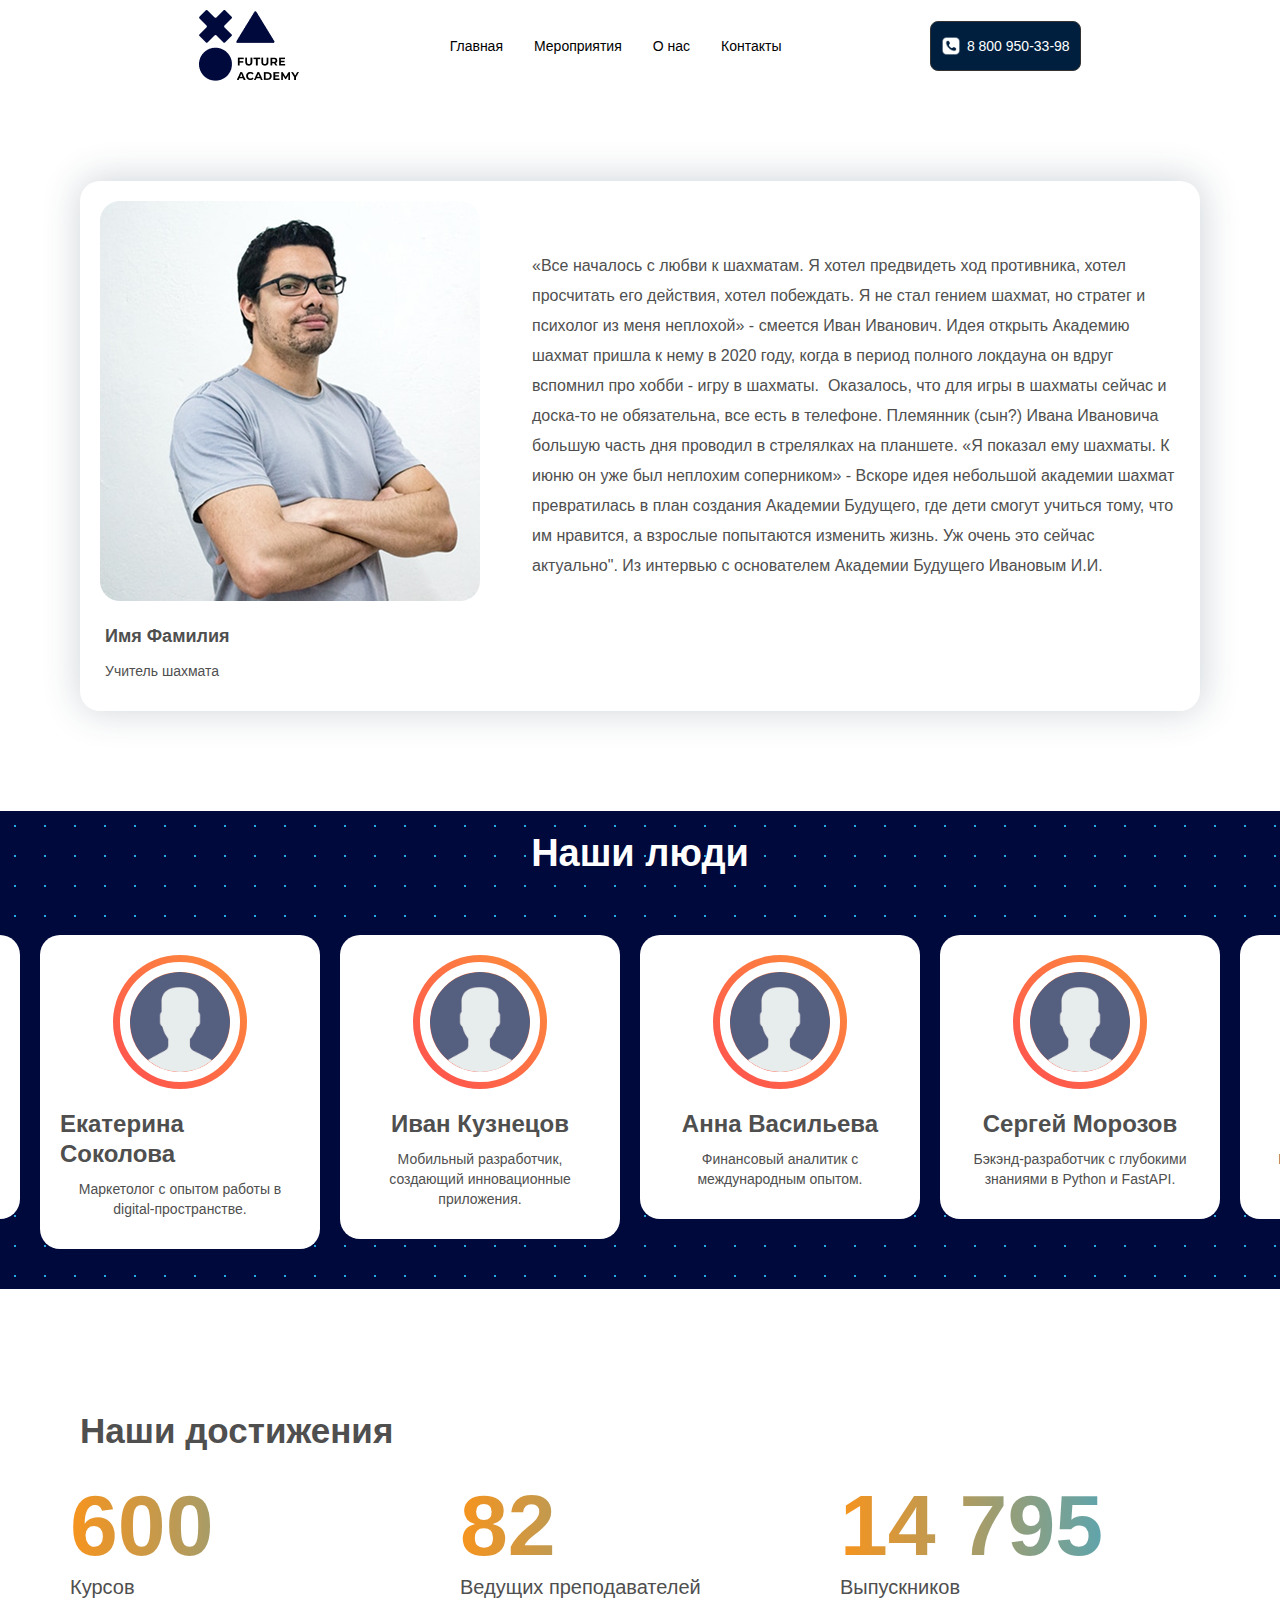
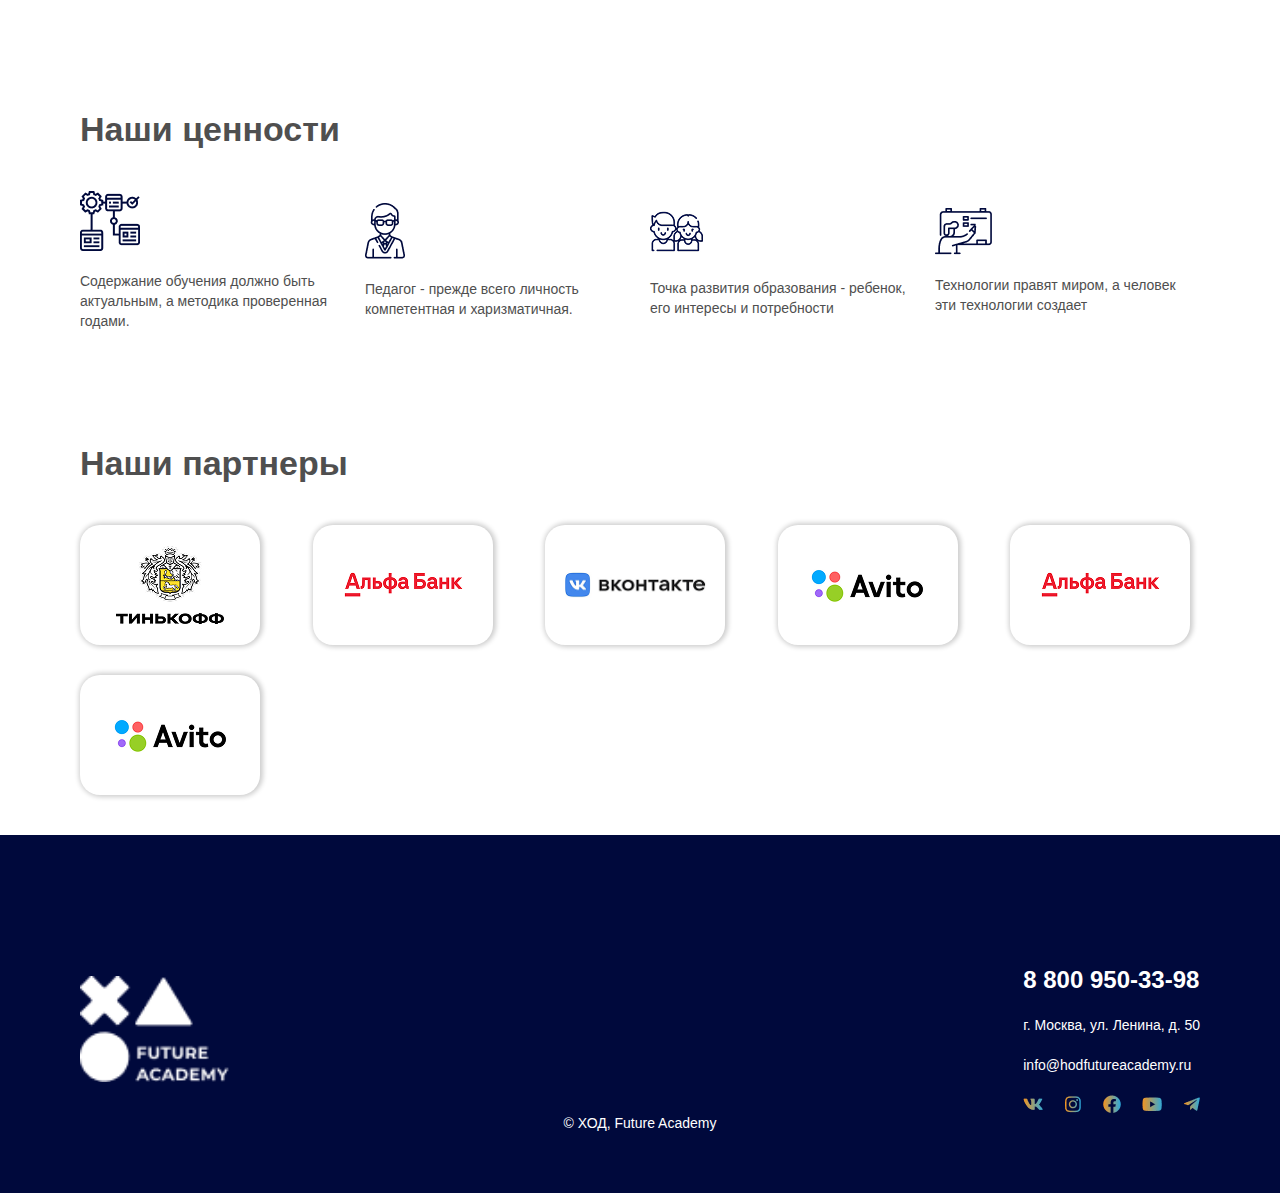
<file: about.html>
<!DOCTYPE html>
<!--  This site was created in Webflow. https://webflow.com  --><!--  Last Published: Tue Feb 25 2025 12:33:00 GMT+0000 (Coordinated Universal Time)  -->
<html
  data-wf-page="67bb146485a0230cb909a792"
  data-wf-site="67b4190a6628451a28b30412"
>
  <head>
    <meta charset="utf-8" />
    <title>About</title>
    <meta content="About" property="og:title" />
    <meta content="About" property="twitter:title" />
    <meta content="width=device-width, initial-scale=1" name="viewport" />
    <meta content="Webflow" name="generator" />
    <link href="css/normalize.css" rel="stylesheet" type="text/css" />
    <link href="css/webflow.css" rel="stylesheet" type="text/css" />
    <link
      href="css/future-academy-23923f.webflow.css"
      rel="stylesheet"
      type="text/css"
    />
    <link href="https://fonts.googleapis.com" rel="preconnect" />
    <link
      href="https://fonts.gstatic.com"
      rel="preconnect"
      crossorigin="anonymous"
    />
    <link href="images/favicon.ico" rel="shortcut icon" type="image/x-icon" />
    <link href="images/webclip.png" rel="apple-touch-icon" />
    <style>
      .whomitem {
        position: relative;
        padding: 10px 20px;
        cursor: pointer;
        border-bottom: 3px solid transparent;
      }
      .whomitem.active {
        border-image: linear-gradient(90deg, #f7941d, #27aae1) 1;
        transition: all 1s ease;
      }
      .list-border {
        border-top: 3px solid transparent;
        border-image: linear-gradient(90deg, #f7941d, #27aae1) 1;
        padding: 10px 0 0 0;
      }
      .dots-grid {
        display: grid;
        grid-template-columns: repeat(10, 10px);
        grid-template-rows: repeat(10, 10px);
        gap: 20px;
        background-image: radial-gradient(circle, #27aae1 1px, transparent 1px);
        background-size: 30px 30px; /* Nuqtalar orasidagi masofa */
        background-position: center;
        width: 100%;
        height: 600px; /* Butun ekran bo‘ylab cho‘ziladi */
      }
      .event-blocks,
      .partners-list,
      .program-list,
      .values-cloumn {
        flex-wrap: wrap;
      }
      .lavender {
        background-color: #ddddff;
      }
      .pale-blue {
        background-color: #c5ddff;
      }
      .goldenrod {
        background-color: #ffe38e;
      }
      .plush {
        background-color: #ffeef6;
      }
      .peach {
        background-color: #ffce94;
      }
      .static-num {
        background: linear-gradient(90deg, #f7941d, #27aae1);
        -webkit-background-clip: text;
        -webkit-text-fill-color: transparent;
      }
    </style>
  </head>
  <body class="body-2">
    <div class="w-layout-blockcontainer container w-container">
      <img src="images/mainLogo.png" loading="lazy" alt="" />

      <div class="navabar">
        <a href="index.html" aria-current="page" class="navabaritem w--current"
          >Главная</a
        >
        <a href="event.html" class="navabaritem">Мероприятия</a>
        <a href="about.html" class="navabaritem">О нас</a>
        <a href="contact.html" class="navabaritem">Контакты</a>
      </div>
      <div data-hover-scale="1.1" data-hover-bg="#003366 " class="contanct">
        <img
          src="images/icons8-телефон-50-1.png"
          loading="lazy"
          width="20"
          alt=""
        />
        <a href="tel:+7800950-33-98" class="button w-button">8 800 950-33-98</a>
      </div>
      <!-- ######## -->
      <button class="burger-menu">
        <span></span>
        <span></span>
        <span></span>
      </button>
      <div class="navBarPlace navBarPlace-toggle">
        <button class="close-btn">
          <span></span>
          <span></span>
        </button>
        <div class="phone-navbar">
          <a
            href="index.html"
            aria-current="page"
            class="navabaritem w--current"
            >Главная</a
          >
          <a href="event.html" class="navabaritem">Мероприятия</a>
          <a href="about.html" class="navabaritem">О нас</a>
          <a href="contact.html" class="navabaritem">Контакты</a>
          <div
            data-hover-scale="1.1"
            data-hover-bg="#003366 "
            class="phone-contact"
          >
            <img src="images/telephone.png" loading="lazy" width="40" alt="" />
            <a href="tel:+7800950-33-98" class="button w-button"
              >8 800 950-33-98</a
            >
          </div>
        </div>
      </div>
    </div>
    <div class="teacher">
      <div class="teacher-info">
        <img src="images/unsplash_KIPqvvTOC1s.png" loading="lazy" alt="" />
        <h3 class="heading-14">Имя Фамилия</h3>
        <p class="paragraph-10">Учитель шахмата</p>
      </div>
      <p class="about-teacher">
        «Все началось с любви к шахматам. Я хотел предвидеть ход противника,
        хотел просчитать его действия, хотел побеждать. Я не стал гением шахмат,
        но стратег и психолог из меня неплохой» - смеется Иван Иванович. Идея
        открыть Академию шахмат пришла к нему в 2020 году, когда в период
        полного локдауна он вдруг вспомнил про хобби - игру в шахматы.
         Оказалось, что для игры в шахматы сейчас и доска-то не обязательна, все
        есть в телефоне. Племянник (сын?) Ивана Ивановича большую часть дня
        проводил в стрелялках на планшете. «Я показал ему шахматы. К июню он уже
        был неплохим соперником» - Вскоре идея небольшой академии шахмат
        превратилась в план создания Академии Будущего, где дети смогут учиться
        тому, что им нравится, а взрослые попытаются изменить жизнь. Уж очень
        это сейчас актуально&quot;. Из интервью с основателем Академии Будущего
        Ивановым И.И.
      </p>
    </div>
    <section class="our-persons">
      <h1 class="our-persons-h1">Наши люди</h1>
      <div class="our-persons-child">
        <div class="our-persons-slide" id="our-persons-slide">
          <div class="persons-slide-item">
            <div class="slide-image">
              <img src="images/user.png" alt="User Image" />
            </div>
            <h3>Алексей Иванов</h3>
            <p>Опытный веб-разработчик с более чем 5-летним стажем.</p>
          </div>  
          <div class="persons-slide-item">
            <div class="slide-image">
              <img src="images/user.png" alt="User Image" />
            </div>
            <h3>Марина Смирнова</h3>
            <p>Графический дизайнер, создающий уникальные бренды.</p>
          </div>
          
          <div class="persons-slide-item">
            <div class="slide-image">
              <img src="images/user.png" alt="User Image" />
            </div>
            <h3>Дмитрий Петров</h3>
            <p>Специалист по кибербезопасности и защите данных.</p>
          </div>
          
          <div class="persons-slide-item">
            <div class="slide-image">
              <img src="images/user.png" alt="User Image" />
            </div>
            <h3>Екатерина Соколова</h3>
            <p>Маркетолог с опытом работы в digital-пространстве.</p>
          </div>
          
          <div class="persons-slide-item">
            <div class="slide-image">
              <img src="images/user.png" alt="User Image" />
            </div>
            <h3>Иван Кузнецов</h3>
            <p>Мобильный разработчик, создающий инновационные приложения.</p>
          </div>
          
          <div class="persons-slide-item">
            <div class="slide-image">
              <img src="images/user.png" alt="User Image" />
            </div>
            <h3>Анна Васильева</h3>
            <p>Финансовый аналитик с международным опытом.</p>
          </div>
          
          <div class="persons-slide-item">
            <div class="slide-image">
              <img src="images/user.png" alt="User Image" />
            </div>
            <h3>Сергей Морозов</h3>
            <p>Бэкэнд-разработчик с глубокими знаниями в Python и FastAPI.</p>
          </div>
          
          <div class="persons-slide-item">
            <div class="slide-image">
              <img src="images/user.png" alt="User Image" />
            </div>
            <h3>Ольга Фёдорова</h3>
            <p>Проджект-менеджер, умеющий организовать работу команды.</p>
          </div>
          
          <div class="persons-slide-item">
            <div class="slide-image">
              <img src="images/user.png" alt="User Image" />
            </div>
            <h3>Максим Орлов</h3>
            <p>Разработчик игр, создающий захватывающие проекты.</p>
          </div>
          
          <div class="persons-slide-item">
            <div class="slide-image">
              <img src="images/user.png" alt="User Image" />
            </div>
            <h3>Наталья Белова</h3>
            <p>UX/UI дизайнер, создающий удобные интерфейсы.</p>
          </div>
          
        </div>
      </div>
    </section>
    <div class="w-layout-blockcontainer our-program w-container">
      <h1 class="heading-16">Наши достижения</h1>
      <div class="columns w-row">
        <div class="column w-col w-col-4 w-col-medium-4">
          <h1 class="static-num">600</h1>
          <p class="static-num-coment">Курсов</p>
        </div>
        <div class="column-2 w-col w-col-4 w-col-medium-4">
          <h1 class="static-num">82</h1>
          <p class="static-num-coment">Ведущих преподавателей</p>
        </div>
        <div class="column-3 w-col w-col-4 w-col-medium-4">
          <h1 class="static-num">14 795</h1>
          <p class="static-num-coment">Выпускников</p>
        </div>
      </div>
    </div>
    <div class="w-layout-blockcontainer our-values w-container">
      <h1 class="heading-15">Наши ценности</h1>
      <div class="values-cloumn w-row">
        <div class="column-4 mobile-version w-col w-col-3 w-col-stack">
          <img src="images/Group.png" loading="lazy" alt="" />
          <p class="paragraph-11">
            Содержание обучения должно быть актуальным, а методика проверенная
            годами.
          </p>
        </div>
        <div class="mobile-version w-col w-col-3 w-col-stack">
          <img src="images/Group-801-1.png" loading="lazy" alt="" />
          <p class="paragraph-12">
            Педагог - прежде всего личность компетентная и харизматичная.
          </p>
        </div>
        <div class="mobile-version w-col w-col-3 w-col-stack">
          <img src="images/children-1-1.png" loading="lazy" alt="" />
          <p class="paragraph-13">
            Точка развития образования - ребенок, его интересы и потребности
          </p>
        </div>
        <div class="mobile-version w-col w-col-3 w-col-stack">
          <img src="images/Group-1.png" loading="lazy" alt="" />
          <p class="paragraph-14">
            Технологии правят миром, а человек эти технологии создает
          </p>
        </div>
      </div>
    </div>
    <div class="w-layout-blockcontainer our-partners w-container">
      <h1 class="heading-17">Наши партнеры</h1>
      <ul role="list" class="partners-list w-list-unstyled">
        <li class="partners-item">
          <img
            src="images/image-25.png"
            loading="lazy"
            alt=""
            class="image-9"
          />
        </li>
        <li class="partners-item">
          <img
            src="images/image-37.png"
            loading="lazy"
            alt=""
            class="image-10"
          />
        </li>
        <li class="partners-item">
          <img
            src="images/image-38.png"
            loading="lazy"
            alt=""
            class="image-11"
          />
        </li>
        <li class="partners-item">
          <img
            src="images/image-39.png"
            loading="lazy"
            alt=""
            class="image-12"
          />
        </li>
        <li class="partners-item">
          <img
            src="images/image-37.png"
            loading="lazy"
            alt=""
            class="image-13"
          />
        </li>
        <li class="partners-item">
          <img
            src="images/image-39.png"
            loading="lazy"
            alt=""
            class="image-14"
          />
        </li>
      </ul>
    </div>
    <footer class="footer">
      <div class="container-5 foot-child">
        <img class="footLogo" src="images/foot-logo.png" alt="">
      <div class="footContact">
        <h3>8 800 950-33-98 </h3>
        <p>г. Москва, ул. Ленина, д. 50</p>
        <a href="info@hodfutureacademy.ru" target="_blank">info@hodfutureacademy.ru</a>
        <div class="society">
          <img
            src="images/.png"
            loading="lazy"
            alt=""
            class="society-item"
          /><img
            src="images/.png"
            loading="lazy"
            alt=""
            class="society-item"
          /><img
            src="images/.png"
            loading="lazy"
            alt=""
            class="society-item"
          /><img
            src="images/.png"
            loading="lazy"
            alt=""
            class="society-item"
          /><img
            src="images/.png"
            loading="lazy"
            alt=""
            class="society-item"
          />
        </div>
      </div>
      </div>
      <p class="end">© ХОД, Future Academy</p>
    </footer>
    <script src="js/webflow.js" type="text/javascript"></script>
    <script>
      let closeBtn3 = document.querySelector(".close-btn");
      let openBtn3 = document.querySelector(".burger-menu");
      let navbarPlace3 = document.querySelector(".navBarPlace");

      openBtn3.addEventListener("click", () => {
        navbarPlace3.classList.remove("navBarPlace-toggle");
      });
      closeBtn3.addEventListener("click", () => {
        navbarPlace3.classList.add("navBarPlace-toggle");
      });
      window.onload = function () {
        let reviewsContainer = document.querySelector(".our-persons-child");
        reviewsContainer.scrollLeft =
          (reviewsContainer.scrollWidth - reviewsContainer.clientWidth) / 2;
      };
    </script>
  </body>
</html>
</file>
<file: css/webflow.css>
@font-face {
  font-family: 'webflow-icons';
  src: url("[data-uri]") format('truetype');
  font-weight: normal;
  font-style: normal;
}
[class^="w-icon-"],
[class*=" w-icon-"] {
  /* use !important to prevent issues with browser extensions that change fonts */
  font-family: 'webflow-icons' !important;
  speak: none;
  font-style: normal;
  font-weight: normal;
  font-variant: normal;
  text-transform: none;
  line-height: 1;
  /* Better Font Rendering =========== */
  -webkit-font-smoothing: antialiased;
  -moz-osx-font-smoothing: grayscale;
}
.w-icon-slider-right:before {
  content: "\e600";
}
.w-icon-slider-left:before {
  content: "\e601";
}
.w-icon-nav-menu:before {
  content: "\e602";
}
.w-icon-arrow-down:before,
.w-icon-dropdown-toggle:before {
  content: "\e603";
}
.w-icon-file-upload-remove:before {
  content: "\e900";
}
.w-icon-file-upload-icon:before {
  content: "\e903";
}
* {
  -webkit-box-sizing: border-box;
  -moz-box-sizing: border-box;
  box-sizing: border-box;
}
html {
  height: 100%;
}
body {
  margin: 0;
  min-height: 100%;
  background-color: #fff;
  font-family: Arial, sans-serif;
  font-size: 14px;
  line-height: 20px;
  color: #333;
}
img {
  max-width: 100%;
  vertical-align: middle;
  display: inline-block;
}
html.w-mod-touch * {
  background-attachment: scroll !important;
}
.w-block {
  display: block;
}
.w-inline-block {
  max-width: 100%;
  display: inline-block;
}
.w-clearfix:before,
.w-clearfix:after {
  content: " ";
  display: table;
  grid-column-start: 1;
  grid-row-start: 1;
  grid-column-end: 2;
  grid-row-end: 2;
}
.w-clearfix:after {
  clear: both;
}
.w-hidden {
  display: none;
}
.w-button {
  display: inline-block;
  padding: 9px 15px;
  background-color: #3898EC;
  color: white;
  border: 0;
  line-height: inherit;
  text-decoration: none;
  cursor: pointer;
  border-radius: 0;
}
input.w-button {
  -webkit-appearance: button;
}
html[data-w-dynpage] [data-w-cloak] {
  color: transparent !important;
}
.w-code-block {
  margin: unset;
}
pre.w-code-block code {
  all: inherit;
}
.w-optimization {
  display: contents;
}
.w-webflow-badge,
.w-webflow-badge > img {
  box-sizing: unset;
  width: unset;
  height: unset;
  max-height: unset;
  max-width: unset;
  min-height: unset;
  min-width: unset;
  margin: unset;
  padding: unset;
  float: unset;
  clear: unset;
  border: unset;
  border-radius: unset;
  background: unset;
  background-image: unset;
  background-position: unset;
  background-size: unset;
  background-repeat: unset;
  background-origin: unset;
  background-clip: unset;
  background-attachment: unset;
  background-color: unset;
  box-shadow: unset;
  transform: unset;
  transition: unset;
  direction: unset;
  font-family: unset;
  font-weight: unset;
  color: unset;
  font-size: unset;
  line-height: unset;
  font-style: unset;
  font-variant: unset;
  text-align: unset;
  letter-spacing: unset;
  text-decoration: unset;
  text-indent: unset;
  text-transform: unset;
  list-style-type: unset;
  text-shadow: unset;
  vertical-align: unset;
  cursor: unset;
  white-space: unset;
  word-break: unset;
  word-spacing: unset;
  word-wrap: unset;
}
.w-webflow-badge {
  position: fixed !important;
  display: inline-block !important;
  visibility: visible !important;
  opacity: 1 !important;
  z-index: 2147483647 !important;
  top: auto !important;
  right: 12px !important;
  bottom: 12px !important;
  left: auto !important;
  color: #aaadb0 !important;
  background-color: #fff !important;
  border-radius: 3px !important;
  padding: 6px !important;
  font-size: 12px !important;
  line-height: 14px !important;
  text-decoration: none !important;
  transform: none !important;
  margin: 0 !important;
  width: auto !important;
  height: auto !important;
  overflow: unset !important;
  white-space: nowrap;
  box-shadow: 0 0 0 1px rgba(0, 0, 0, 0.1), 0px 1px 3px rgba(0, 0, 0, 0.1);
  cursor: pointer;
}
.w-webflow-badge > img {
  position: unset;
  display: inline-block !important;
  visibility: unset !important;
  opacity: 1 !important;
  vertical-align: middle !important;
}
h1,
h2,
h3,
h4,
h5,
h6 {
  font-weight: bold;
  margin-bottom: 10px;
}
h1 {
  font-size: 38px;
  line-height: 44px;
  margin-top: 20px;
}
h2 {
  font-size: 32px;
  line-height: 36px;
  margin-top: 20px;
}
h3 {
  font-size: 24px;
  line-height: 30px;
  margin-top: 20px;
}
h4 {
  font-size: 18px;
  line-height: 24px;
  margin-top: 10px;
}
h5 {
  font-size: 14px;
  line-height: 20px;
  margin-top: 10px;
}
h6 {
  font-size: 12px;
  line-height: 18px;
  margin-top: 10px;
}
p {
  margin-top: 0;
  margin-bottom: 10px;
}
blockquote {
  margin: 0 0 10px 0;
  padding: 10px 20px;
  border-left: 5px solid #E2E2E2;
  font-size: 18px;
  line-height: 22px;
}
figure {
  margin: 0;
  margin-bottom: 10px;
}
figcaption {
  margin-top: 5px;
  text-align: center;
}
ul,
ol {
  margin-top: 0px;
  margin-bottom: 10px;
  padding-left: 40px;
}
.w-list-unstyled {
  padding-left: 0;
  list-style: none;
}
.w-embed:before,
.w-embed:after {
  content: " ";
  display: table;
  grid-column-start: 1;
  grid-row-start: 1;
  grid-column-end: 2;
  grid-row-end: 2;
}
.w-embed:after {
  clear: both;
}
.w-video {
  width: 100%;
  position: relative;
  padding: 0;
}
.w-video iframe,
.w-video object,
.w-video embed {
  position: absolute;
  top: 0;
  left: 0;
  width: 100%;
  height: 100%;
  border: none;
}
fieldset {
  padding: 0;
  margin: 0;
  border: 0;
}
button,
[type='button'],
[type='reset'] {
  border: 0;
  cursor: pointer;
  -webkit-appearance: button;
}
.w-form {
  margin: 0 0 15px;
}
.w-form-done {
  display: none;
  padding: 20px;
  text-align: center;
  background-color: #dddddd;
}
.w-form-fail {
  display: none;
  margin-top: 10px;
  padding: 10px;
  background-color: #ffdede;
}
label {
  display: block;
  margin-bottom: 5px;
  font-weight: bold;
}
.w-input,
.w-select {
  display: block;
  width: 100%;
  height: 38px;
  padding: 8px 12px;
  margin-bottom: 10px;
  font-size: 14px;
  line-height: 1.42857143;
  color: #333333;
  vertical-align: middle;
  background-color: #ffffff;
  border: 1px solid #cccccc;
}
.w-input::placeholder,
.w-select::placeholder {
  color: #999;
}
.w-input:focus,
.w-select:focus {
  border-color: #3898EC;
  outline: 0;
}
.w-input[disabled],
.w-select[disabled],
.w-input[readonly],
.w-select[readonly],
fieldset[disabled] .w-input,
fieldset[disabled] .w-select {
  cursor: not-allowed;
}
.w-input[disabled]:not(.w-input-disabled),
.w-select[disabled]:not(.w-input-disabled),
.w-input[readonly],
.w-select[readonly],
fieldset[disabled]:not(.w-input-disabled) .w-input,
fieldset[disabled]:not(.w-input-disabled) .w-select {
  background-color: #eeeeee;
}
textarea.w-input,
textarea.w-select {
  height: auto;
}
.w-select {
  background-color: #f3f3f3;
}
.w-select[multiple] {
  height: auto;
}
.w-form-label {
  display: inline-block;
  cursor: pointer;
  font-weight: normal;
  margin-bottom: 0px;
}
.w-radio {
  display: block;
  margin-bottom: 5px;
  padding-left: 20px;
}
.w-radio:before,
.w-radio:after {
  content: " ";
  display: table;
  grid-column-start: 1;
  grid-row-start: 1;
  grid-column-end: 2;
  grid-row-end: 2;
}
.w-radio:after {
  clear: both;
}
.w-radio-input {
  margin: 4px 0 0;
  line-height: normal;
  float: left;
  margin-left: -20px;
}
.w-radio-input {
  margin-top: 3px;
}
.w-file-upload {
  display: block;
  margin-bottom: 10px;
}
.w-file-upload-input {
  width: 0.1px;
  height: 0.1px;
  opacity: 0;
  overflow: hidden;
  position: absolute;
  z-index: -100;
}
.w-file-upload-default,
.w-file-upload-uploading,
.w-file-upload-success {
  display: inline-block;
  color: #333333;
}
.w-file-upload-error {
  display: block;
  margin-top: 10px;
}
.w-file-upload-default.w-hidden,
.w-file-upload-uploading.w-hidden,
.w-file-upload-error.w-hidden,
.w-file-upload-success.w-hidden {
  display: none;
}
.w-file-upload-uploading-btn {
  display: flex;
  font-size: 14px;
  font-weight: normal;
  cursor: pointer;
  margin: 0;
  padding: 8px 12px;
  border: 1px solid #cccccc;
  background-color: #fafafa;
}
.w-file-upload-file {
  display: flex;
  flex-grow: 1;
  justify-content: space-between;
  margin: 0;
  padding: 8px 9px 8px 11px;
  border: 1px solid #cccccc;
  background-color: #fafafa;
}
.w-file-upload-file-name {
  font-size: 14px;
  font-weight: normal;
  display: block;
}
.w-file-remove-link {
  margin-top: 3px;
  margin-left: 10px;
  width: auto;
  height: auto;
  padding: 3px;
  display: block;
  cursor: pointer;
}
.w-icon-file-upload-remove {
  margin: auto;
  font-size: 10px;
}
.w-file-upload-error-msg {
  display: inline-block;
  color: #ea384c;
  padding: 2px 0;
}
.w-file-upload-info {
  display: inline-block;
  line-height: 38px;
  padding: 0 12px;
}
.w-file-upload-label {
  display: inline-block;
  font-size: 14px;
  font-weight: normal;
  cursor: pointer;
  margin: 0;
  padding: 8px 12px;
  border: 1px solid #cccccc;
  background-color: #fafafa;
}
.w-icon-file-upload-icon,
.w-icon-file-upload-uploading {
  display: inline-block;
  margin-right: 8px;
  width: 20px;
}
.w-icon-file-upload-uploading {
  height: 20px;
}
.w-container {
  margin-left: auto;
  margin-right: auto;
  max-width: 940px;
}
.w-container:before,
.w-container:after {
  content: " ";
  display: table;
  grid-column-start: 1;
  grid-row-start: 1;
  grid-column-end: 2;
  grid-row-end: 2;
}
.w-container:after {
  clear: both;
}
.w-container .w-row {
  margin-left: -10px;
  margin-right: -10px;
}
.w-row:before,
.w-row:after {
  content: " ";
  display: table;
  grid-column-start: 1;
  grid-row-start: 1;
  grid-column-end: 2;
  grid-row-end: 2;
}
.w-row:after {
  clear: both;
}
.w-row .w-row {
  margin-left: 0;
  margin-right: 0;
}
.w-col {
  position: relative;
  float: left;
  width: 100%;
  min-height: 1px;
  padding-left: 10px;
  padding-right: 10px;
}
.w-col .w-col {
  padding-left: 0;
  padding-right: 0;
}
.w-col-1 {
  width: 8.33333333%;
}
.w-col-2 {
  width: 16.66666667%;
}
.w-col-3 {
  width: 25%;
}
.w-col-4 {
  width: 33.33333333%;
}
.w-col-5 {
  width: 41.66666667%;
}
.w-col-6 {
  width: 50%;
}
.w-col-7 {
  width: 58.33333333%;
}
.w-col-8 {
  width: 66.66666667%;
}
.w-col-9 {
  width: 75%;
}
.w-col-10 {
  width: 83.33333333%;
}
.w-col-11 {
  width: 91.66666667%;
}
.w-col-12 {
  width: 100%;
}
.w-hidden-main {
  display: none !important;
}
@media screen and (max-width: 991px) {
  .w-container {
    max-width: 728px;
  }
  .w-hidden-main {
    display: inherit !important;
  }
  .w-hidden-medium {
    display: none !important;
  }
  .w-col-medium-1 {
    width: 8.33333333%;
  }
  .w-col-medium-2 {
    width: 16.66666667%;
  }
  .w-col-medium-3 {
    width: 25%;
  }
  .w-col-medium-4 {
    width: 33.33333333%;
  }
  .w-col-medium-5 {
    width: 41.66666667%;
  }
  .w-col-medium-6 {
    width: 50%;
  }
  .w-col-medium-7 {
    width: 58.33333333%;
  }
  .w-col-medium-8 {
    width: 66.66666667%;
  }
  .w-col-medium-9 {
    width: 75%;
  }
  .w-col-medium-10 {
    width: 83.33333333%;
  }
  .w-col-medium-11 {
    width: 91.66666667%;
  }
  .w-col-medium-12 {
    width: 100%;
  }
  .w-col-stack {
    width: 100%;
    left: auto;
    right: auto;
  }
}
@media screen and (max-width: 767px) {
  .w-hidden-main {
    display: inherit !important;
  }
  .w-hidden-medium {
    display: inherit !important;
  }
  .w-hidden-small {
    display: none !important;
  }
  .w-row,
  .w-container .w-row {
    margin-left: 0;
    margin-right: 0;
  }
  .w-col {
    width: 100%;
    left: auto;
    right: auto;
  }
  .w-col-small-1 {
    width: 8.33333333%;
  }
  .w-col-small-2 {
    width: 16.66666667%;
  }
  .w-col-small-3 {
    width: 25%;
  }
  .w-col-small-4 {
    width: 33.33333333%;
  }
  .w-col-small-5 {
    width: 41.66666667%;
  }
  .w-col-small-6 {
    width: 50%;
  }
  .w-col-small-7 {
    width: 58.33333333%;
  }
  .w-col-small-8 {
    width: 66.66666667%;
  }
  .w-col-small-9 {
    width: 75%;
  }
  .w-col-small-10 {
    width: 83.33333333%;
  }
  .w-col-small-11 {
    width: 91.66666667%;
  }
  .w-col-small-12 {
    width: 100%;
  }
}
@media screen and (max-width: 479px) {
  .w-container {
    max-width: none;
  }
  .w-hidden-main {
    display: inherit !important;
  }
  .w-hidden-medium {
    display: inherit !important;
  }
  .w-hidden-small {
    display: inherit !important;
  }
  .w-hidden-tiny {
    display: none !important;
  }
  .w-col {
    width: 100%;
  }
  .w-col-tiny-1 {
    width: 8.33333333%;
  }
  .w-col-tiny-2 {
    width: 16.66666667%;
  }
  .w-col-tiny-3 {
    width: 25%;
  }
  .w-col-tiny-4 {
    width: 33.33333333%;
  }
  .w-col-tiny-5 {
    width: 41.66666667%;
  }
  .w-col-tiny-6 {
    width: 50%;
  }
  .w-col-tiny-7 {
    width: 58.33333333%;
  }
  .w-col-tiny-8 {
    width: 66.66666667%;
  }
  .w-col-tiny-9 {
    width: 75%;
  }
  .w-col-tiny-10 {
    width: 83.33333333%;
  }
  .w-col-tiny-11 {
    width: 91.66666667%;
  }
  .w-col-tiny-12 {
    width: 100%;
  }
}
.w-widget {
  position: relative;
}
.w-widget-map {
  width: 100%;
  height: 400px;
}
.w-widget-map label {
  width: auto;
  display: inline;
}
.w-widget-map img {
  max-width: inherit;
}
.w-widget-map .gm-style-iw {
  text-align: center;
}
.w-widget-map .gm-style-iw > button {
  display: none !important;
}
.w-widget-twitter {
  overflow: hidden;
}
.w-widget-twitter-count-shim {
  display: inline-block;
  vertical-align: top;
  position: relative;
  width: 28px;
  height: 20px;
  text-align: center;
  background: white;
  border: #758696 solid 1px;
  border-radius: 3px;
}
.w-widget-twitter-count-shim * {
  pointer-events: none;
  user-select: none;
}
.w-widget-twitter-count-shim .w-widget-twitter-count-inner {
  position: relative;
  font-size: 15px;
  line-height: 12px;
  text-align: center;
  color: #999;
  font-family: serif;
}
.w-widget-twitter-count-shim .w-widget-twitter-count-clear {
  position: relative;
  display: block;
}
.w-widget-twitter-count-shim.w--large {
  width: 36px;
  height: 28px;
}
.w-widget-twitter-count-shim.w--large .w-widget-twitter-count-inner {
  font-size: 18px;
  line-height: 18px;
}
.w-widget-twitter-count-shim:not(.w--vertical) {
  margin-left: 5px;
  margin-right: 8px;
}
.w-widget-twitter-count-shim:not(.w--vertical).w--large {
  margin-left: 6px;
}
.w-widget-twitter-count-shim:not(.w--vertical):before,
.w-widget-twitter-count-shim:not(.w--vertical):after {
  top: 50%;
  left: 0;
  border: solid transparent;
  content: ' ';
  height: 0;
  width: 0;
  position: absolute;
  pointer-events: none;
}
.w-widget-twitter-count-shim:not(.w--vertical):before {
  border-color: rgba(117, 134, 150, 0);
  border-right-color: #5d6c7b;
  border-width: 4px;
  margin-left: -9px;
  margin-top: -4px;
}
.w-widget-twitter-count-shim:not(.w--vertical).w--large:before {
  border-width: 5px;
  margin-left: -10px;
  margin-top: -5px;
}
.w-widget-twitter-count-shim:not(.w--vertical):after {
  border-color: rgba(255, 255, 255, 0);
  border-right-color: white;
  border-width: 4px;
  margin-left: -8px;
  margin-top: -4px;
}
.w-widget-twitter-count-shim:not(.w--vertical).w--large:after {
  border-width: 5px;
  margin-left: -9px;
  margin-top: -5px;
}
.w-widget-twitter-count-shim.w--vertical {
  width: 61px;
  height: 33px;
  margin-bottom: 8px;
}
.w-widget-twitter-count-shim.w--vertical:before,
.w-widget-twitter-count-shim.w--vertical:after {
  top: 100%;
  left: 50%;
  border: solid transparent;
  content: ' ';
  height: 0;
  width: 0;
  position: absolute;
  pointer-events: none;
}
.w-widget-twitter-count-shim.w--vertical:before {
  border-color: rgba(117, 134, 150, 0);
  border-top-color: #5d6c7b;
  border-width: 5px;
  margin-left: -5px;
}
.w-widget-twitter-count-shim.w--vertical:after {
  border-color: rgba(255, 255, 255, 0);
  border-top-color: white;
  border-width: 4px;
  margin-left: -4px;
}
.w-widget-twitter-count-shim.w--vertical .w-widget-twitter-count-inner {
  font-size: 18px;
  line-height: 22px;
}
.w-widget-twitter-count-shim.w--vertical.w--large {
  width: 76px;
}
.w-background-video {
  position: relative;
  overflow: hidden;
  height: 500px;
  color: white;
}
.w-background-video > video {
  background-size: cover;
  background-position: 50% 50%;
  position: absolute;
  margin: auto;
  width: 100%;
  height: 100%;
  right: -100%;
  bottom: -100%;
  top: -100%;
  left: -100%;
  object-fit: cover;
  z-index: -100;
}
.w-background-video > video::-webkit-media-controls-start-playback-button {
  display: none !important;
  -webkit-appearance: none;
}
.w-background-video--control {
  position: absolute;
  bottom: 1em;
  right: 1em;
  background-color: transparent;
  padding: 0;
}
.w-background-video--control > [hidden] {
  display: none !important;
}
.w-slider {
  position: relative;
  height: 300px;
  text-align: center;
  background: #dddddd;
  clear: both;
  -webkit-tap-highlight-color: rgba(0, 0, 0, 0);
  tap-highlight-color: rgba(0, 0, 0, 0);
}
.w-slider-mask {
  position: relative;
  display: block;
  overflow: hidden;
  z-index: 1;
  left: 0;
  right: 0;
  height: 100%;
  white-space: nowrap;
}
.w-slide {
  position: relative;
  display: inline-block;
  vertical-align: top;
  width: 100%;
  height: 100%;
  white-space: normal;
  text-align: left;
}
.w-slider-nav {
  position: absolute;
  z-index: 2;
  top: auto;
  right: 0;
  bottom: 0;
  left: 0;
  margin: auto;
  padding-top: 10px;
  height: 40px;
  text-align: center;
  -webkit-tap-highlight-color: rgba(0, 0, 0, 0);
  tap-highlight-color: rgba(0, 0, 0, 0);
}
.w-slider-nav.w-round > div {
  border-radius: 100%;
}
.w-slider-nav.w-num > div {
  width: auto;
  height: auto;
  padding: 0.2em 0.5em;
  font-size: inherit;
  line-height: inherit;
}
.w-slider-nav.w-shadow > div {
  box-shadow: 0 0 3px rgba(51, 51, 51, 0.4);
}
.w-slider-nav-invert {
  color: #fff;
}
.w-slider-nav-invert > div {
  background-color: rgba(34, 34, 34, 0.4);
}
.w-slider-nav-invert > div.w-active {
  background-color: #222;
}
.w-slider-dot {
  position: relative;
  display: inline-block;
  width: 1em;
  height: 1em;
  background-color: rgba(255, 255, 255, 0.4);
  cursor: pointer;
  margin: 0 3px 0.5em;
  transition: background-color 100ms, color 100ms;
}
.w-slider-dot.w-active {
  background-color: #fff;
}
.w-slider-dot:focus {
  outline: none;
  box-shadow: 0px 0px 0px 2px #fff;
}
.w-slider-dot:focus.w-active {
  box-shadow: none;
}
.w-slider-arrow-left,
.w-slider-arrow-right {
  position: absolute;
  width: 80px;
  top: 0;
  right: 0;
  bottom: 0;
  left: 0;
  margin: auto;
  cursor: pointer;
  overflow: hidden;
  color: white;
  font-size: 40px;
  -webkit-tap-highlight-color: rgba(0, 0, 0, 0);
  tap-highlight-color: rgba(0, 0, 0, 0);
  user-select: none;
}
.w-slider-arrow-left [class^='w-icon-'],
.w-slider-arrow-right [class^='w-icon-'],
.w-slider-arrow-left [class*=' w-icon-'],
.w-slider-arrow-right [class*=' w-icon-'] {
  position: absolute;
}
.w-slider-arrow-left:focus,
.w-slider-arrow-right:focus {
  outline: 0;
}
.w-slider-arrow-left {
  z-index: 3;
  right: auto;
}
.w-slider-arrow-right {
  z-index: 4;
  left: auto;
}
.w-icon-slider-left,
.w-icon-slider-right {
  top: 0;
  right: 0;
  bottom: 0;
  left: 0;
  margin: auto;
  width: 1em;
  height: 1em;
}
.w-slider-aria-label {
  border: 0;
  clip: rect(0 0 0 0);
  height: 1px;
  margin: -1px;
  overflow: hidden;
  padding: 0;
  position: absolute;
  width: 1px;
}
.w-slider-force-show {
  display: block !important;
}
.w-dropdown {
  display: inline-block;
  position: relative;
  text-align: left;
  margin-left: auto;
  margin-right: auto;
  z-index: 900;
}
.w-dropdown-btn,
.w-dropdown-toggle,
.w-dropdown-link {
  position: relative;
  vertical-align: top;
  text-decoration: none;
  color: #222222;
  padding: 20px;
  text-align: left;
  margin-left: auto;
  margin-right: auto;
  white-space: nowrap;
}
.w-dropdown-toggle {
  user-select: none;
  display: inline-block;
  cursor: pointer;
  padding-right: 40px;
}
.w-dropdown-toggle:focus {
  outline: 0;
}
.w-icon-dropdown-toggle {
  position: absolute;
  top: 0;
  right: 0;
  bottom: 0;
  margin: auto;
  margin-right: 20px;
  width: 1em;
  height: 1em;
}
.w-dropdown-list {
  position: absolute;
  background: #dddddd;
  display: none;
  min-width: 100%;
}
.w-dropdown-list.w--open {
  display: block;
}
.w-dropdown-link {
  padding: 10px 20px;
  display: block;
  color: #222222;
}
.w-dropdown-link.w--current {
  color: #0082f3;
}
.w-dropdown-link:focus {
  outline: 0;
}
@media screen and (max-width: 767px) {
  .w-nav-brand {
    padding-left: 10px;
  }
}
/**
 * ## Note
 * Safari (on both iOS and OS X) does not handle viewport units (vh, vw) well.
 * For example percentage units do not work on descendants of elements that
 * have any dimensions expressed in viewport units. It also doesn’t handle them at
 * all in `calc()`.
 */
/**
 * Wrapper around all lightbox elements
 *
 * 1. Since the lightbox can receive focus, IE also gives it an outline.
 * 2. Fixes flickering on Chrome when a transition is in progress
 *    underneath the lightbox.
 */
.w-lightbox-backdrop {
  cursor: auto;
  font-style: normal;
  letter-spacing: normal;
  list-style: disc;
  text-indent: 0;
  text-shadow: none;
  text-transform: none;
  visibility: visible;
  white-space: normal;
  word-break: normal;
  word-spacing: normal;
  word-wrap: normal;
  position: fixed;
  top: 0;
  right: 0;
  bottom: 0;
  left: 0;
  color: #fff;
  font-family: "Helvetica Neue", Helvetica, Ubuntu, "Segoe UI", Verdana, sans-serif;
  font-size: 17px;
  line-height: 1.2;
  font-weight: 300;
  text-align: center;
  background: rgba(0, 0, 0, 0.9);
  z-index: 2000;
  outline: 0;
  /* 1 */
  opacity: 0;
  -webkit-user-select: none;
  -moz-user-select: none;
  -webkit-tap-highlight-color: transparent;
  -webkit-transform: translate(0, 0);
  /* 2 */
}
/**
 * Neat trick to bind the rubberband effect to our canvas instead of the whole
 * document on iOS. It also prevents a bug that causes the document underneath to scroll.
 */
.w-lightbox-backdrop,
.w-lightbox-container {
  height: 100%;
  overflow: auto;
  -webkit-overflow-scrolling: touch;
}
.w-lightbox-content {
  position: relative;
  height: 100vh;
  overflow: hidden;
}
.w-lightbox-view {
  position: absolute;
  width: 100vw;
  height: 100vh;
  opacity: 0;
}
.w-lightbox-view:before {
  content: "";
  height: 100vh;
}
/* .w-lightbox-content */
.w-lightbox-group,
.w-lightbox-group .w-lightbox-view,
.w-lightbox-group .w-lightbox-view:before {
  height: 86vh;
}
.w-lightbox-frame,
.w-lightbox-view:before {
  display: inline-block;
  vertical-align: middle;
}
/*
 * 1. Remove default margin set by user-agent on the <figure> element.
 */
.w-lightbox-figure {
  position: relative;
  margin: 0;
  /* 1 */
}
.w-lightbox-group .w-lightbox-figure {
  cursor: pointer;
}
/**
 * IE adds image dimensions as width and height attributes on the IMG tag,
 * but we need both width and height to be set to auto to enable scaling.
 */
.w-lightbox-img {
  width: auto;
  height: auto;
  max-width: none;
}
/**
 * 1. Reset if style is set by user on "All Images"
 */
.w-lightbox-image {
  display: block;
  float: none;
  /* 1 */
  max-width: 100vw;
  max-height: 100vh;
}
.w-lightbox-group .w-lightbox-image {
  max-height: 86vh;
}
.w-lightbox-caption {
  position: absolute;
  right: 0;
  bottom: 0;
  left: 0;
  padding: 0.5em 1em;
  background: rgba(0, 0, 0, 0.4);
  text-align: left;
  text-overflow: ellipsis;
  white-space: nowrap;
  overflow: hidden;
}
.w-lightbox-embed {
  position: absolute;
  top: 0;
  right: 0;
  bottom: 0;
  left: 0;
  width: 100%;
  height: 100%;
}
.w-lightbox-control {
  position: absolute;
  top: 0;
  width: 4em;
  background-size: 24px;
  background-repeat: no-repeat;
  background-position: center;
  cursor: pointer;
  -webkit-transition: all 0.3s;
  transition: all 0.3s;
}
.w-lightbox-left {
  display: none;
  bottom: 0;
  left: 0;
  /* <svg xmlns="http://www.w3.org/2000/svg" viewBox="-20 0 24 40" width="24" height="40"><g transform="rotate(45)"><path d="m0 0h5v23h23v5h-28z" opacity=".4"/><path d="m1 1h3v23h23v3h-26z" fill="#fff"/></g></svg> */
  background-image: url("[data-uri]");
}
.w-lightbox-right {
  display: none;
  right: 0;
  bottom: 0;
  /* <svg xmlns="http://www.w3.org/2000/svg" viewBox="-4 0 24 40" width="24" height="40"><g transform="rotate(45)"><path d="m0-0h28v28h-5v-23h-23z" opacity=".4"/><path d="m1 1h26v26h-3v-23h-23z" fill="#fff"/></g></svg> */
  background-image: url("[data-uri]");
}
/*
 * Without specifying the with and height inside the SVG, all versions of IE render the icon too small.
 * The bug does not seem to manifest itself if the elements are tall enough such as the above arrows.
 * (http://stackoverflow.com/questions/16092114/background-size-differs-in-internet-explorer)
 */
.w-lightbox-close {
  right: 0;
  height: 2.6em;
  /* <svg xmlns="http://www.w3.org/2000/svg" viewBox="-4 0 18 17" width="18" height="17"><g transform="rotate(45)"><path d="m0 0h7v-7h5v7h7v5h-7v7h-5v-7h-7z" opacity=".4"/><path d="m1 1h7v-7h3v7h7v3h-7v7h-3v-7h-7z" fill="#fff"/></g></svg> */
  background-image: url("[data-uri]");
  background-size: 18px;
}
/**
 * 1. All IE versions add extra space at the bottom without this.
 */
.w-lightbox-strip {
  position: absolute;
  bottom: 0;
  left: 0;
  right: 0;
  padding: 0 1vh;
  line-height: 0;
  /* 1 */
  white-space: nowrap;
  overflow-x: auto;
  overflow-y: hidden;
}
/*
 * 1. We use content-box to avoid having to do `width: calc(10vh + 2vw)`
 *    which doesn’t work in Safari anyway.
 * 2. Chrome renders images pixelated when switching to GPU. Making sure
 *    the parent is also rendered on the GPU (by setting translate3d for
 *    example) fixes this behavior.
 */
.w-lightbox-item {
  display: inline-block;
  width: 10vh;
  padding: 2vh 1vh;
  box-sizing: content-box;
  /* 1 */
  cursor: pointer;
  -webkit-transform: translate3d(0, 0, 0);
  /* 2 */
}
.w-lightbox-active {
  opacity: 0.3;
}
.w-lightbox-thumbnail {
  position: relative;
  height: 10vh;
  background: #222;
  overflow: hidden;
}
.w-lightbox-thumbnail-image {
  position: absolute;
  top: 0;
  left: 0;
}
.w-lightbox-thumbnail .w-lightbox-tall {
  top: 50%;
  width: 100%;
  -webkit-transform: translate(0, -50%);
  transform: translate(0, -50%);
}
.w-lightbox-thumbnail .w-lightbox-wide {
  left: 50%;
  height: 100%;
  -webkit-transform: translate(-50%, 0);
  transform: translate(-50%, 0);
}
/*
 * Spinner
 *
 * Absolute pixel values are used to avoid rounding errors that would cause
 * the white spinning element to be misaligned with the track.
 */
.w-lightbox-spinner {
  position: absolute;
  top: 50%;
  left: 50%;
  box-sizing: border-box;
  width: 40px;
  height: 40px;
  margin-top: -20px;
  margin-left: -20px;
  border: 5px solid rgba(0, 0, 0, 0.4);
  border-radius: 50%;
  -webkit-animation: spin 0.8s infinite linear;
  animation: spin 0.8s infinite linear;
}
.w-lightbox-spinner:after {
  content: "";
  position: absolute;
  top: -4px;
  right: -4px;
  bottom: -4px;
  left: -4px;
  border: 3px solid transparent;
  border-bottom-color: #fff;
  border-radius: 50%;
}
/*
 * Utility classes
 */
.w-lightbox-hide {
  display: none;
}
.w-lightbox-noscroll {
  overflow: hidden;
}
@media (min-width: 768px) {
  .w-lightbox-content {
    height: 96vh;
    margin-top: 2vh;
  }
  .w-lightbox-view,
  .w-lightbox-view:before {
    height: 96vh;
  }
  /* .w-lightbox-content */
  .w-lightbox-group,
  .w-lightbox-group .w-lightbox-view,
  .w-lightbox-group .w-lightbox-view:before {
    height: 84vh;
  }
  .w-lightbox-image {
    max-width: 96vw;
    max-height: 96vh;
  }
  .w-lightbox-group .w-lightbox-image {
    max-width: 82.3vw;
    max-height: 84vh;
  }
  .w-lightbox-left,
  .w-lightbox-right {
    display: block;
    opacity: 0.5;
  }
  .w-lightbox-close {
    opacity: 0.8;
  }
  .w-lightbox-control:hover {
    opacity: 1;
  }
}
.w-lightbox-inactive,
.w-lightbox-inactive:hover {
  opacity: 0;
}
.w-richtext:before,
.w-richtext:after {
  content: " ";
  display: table;
  grid-column-start: 1;
  grid-row-start: 1;
  grid-column-end: 2;
  grid-row-end: 2;
}
.w-richtext:after {
  clear: both;
}
.w-richtext[contenteditable="true"]:before,
.w-richtext[contenteditable="true"]:after {
  white-space: initial;
}
.w-richtext ol,
.w-richtext ul {
  overflow: hidden;
}
.w-richtext .w-richtext-figure-selected.w-richtext-figure-type-video div:after,
.w-richtext .w-richtext-figure-selected[data-rt-type="video"] div:after {
  outline: 2px solid #2895f7;
}
.w-richtext .w-richtext-figure-selected.w-richtext-figure-type-image div,
.w-richtext .w-richtext-figure-selected[data-rt-type="image"] div {
  outline: 2px solid #2895f7;
}
.w-richtext figure.w-richtext-figure-type-video > div:after,
.w-richtext figure[data-rt-type="video"] > div:after {
  content: '';
  position: absolute;
  display: none;
  left: 0;
  top: 0;
  right: 0;
  bottom: 0;
}
.w-richtext figure {
  position: relative;
  max-width: 60%;
}
.w-richtext figure > div:before {
  cursor: default!important;
}
.w-richtext figure img {
  width: 100%;
}
.w-richtext figure figcaption.w-richtext-figcaption-placeholder {
  opacity: 0.6;
}
.w-richtext figure div {
  /* fix incorrectly sized selection border in the data manager */
  font-size: 0px;
  color: transparent;
}
.w-richtext figure.w-richtext-figure-type-image,
.w-richtext figure[data-rt-type="image"] {
  display: table;
}
.w-richtext figure.w-richtext-figure-type-image > div,
.w-richtext figure[data-rt-type="image"] > div {
  display: inline-block;
}
.w-richtext figure.w-richtext-figure-type-image > figcaption,
.w-richtext figure[data-rt-type="image"] > figcaption {
  display: table-caption;
  caption-side: bottom;
}
.w-richtext figure.w-richtext-figure-type-video,
.w-richtext figure[data-rt-type="video"] {
  width: 60%;
  height: 0;
}
.w-richtext figure.w-richtext-figure-type-video iframe,
.w-richtext figure[data-rt-type="video"] iframe {
  position: absolute;
  top: 0;
  left: 0;
  width: 100%;
  height: 100%;
}
.w-richtext figure.w-richtext-figure-type-video > div,
.w-richtext figure[data-rt-type="video"] > div {
  width: 100%;
}
.w-richtext figure.w-richtext-align-center {
  margin-right: auto;
  margin-left: auto;
  clear: both;
}
.w-richtext figure.w-richtext-align-center.w-richtext-figure-type-image > div,
.w-richtext figure.w-richtext-align-center[data-rt-type="image"] > div {
  max-width: 100%;
}
.w-richtext figure.w-richtext-align-normal {
  clear: both;
}
.w-richtext figure.w-richtext-align-fullwidth {
  width: 100%;
  max-width: 100%;
  text-align: center;
  clear: both;
  display: block;
  margin-right: auto;
  margin-left: auto;
}
.w-richtext figure.w-richtext-align-fullwidth > div {
  display: inline-block;
  /* padding-bottom is used for aspect ratios in video figures
      we want the div to inherit that so hover/selection borders in the designer-canvas
      fit right*/
  padding-bottom: inherit;
}
.w-richtext figure.w-richtext-align-fullwidth > figcaption {
  display: block;
}
.w-richtext figure.w-richtext-align-floatleft {
  float: left;
  margin-right: 15px;
  clear: none;
}
.w-richtext figure.w-richtext-align-floatright {
  float: right;
  margin-left: 15px;
  clear: none;
}
.w-nav {
  position: relative;
  background: #dddddd;
  z-index: 1000;
}
.w-nav:before,
.w-nav:after {
  content: " ";
  display: table;
  grid-column-start: 1;
  grid-row-start: 1;
  grid-column-end: 2;
  grid-row-end: 2;
}
.w-nav:after {
  clear: both;
}
.w-nav-brand {
  position: relative;
  float: left;
  text-decoration: none;
  color: #333333;
}
.w-nav-link {
  position: relative;
  display: inline-block;
  vertical-align: top;
  text-decoration: none;
  color: #222222;
  padding: 20px;
  text-align: left;
  margin-left: auto;
  margin-right: auto;
}
.w-nav-link.w--current {
  color: #0082f3;
}
.w-nav-menu {
  position: relative;
  float: right;
}
[data-nav-menu-open] {
  display: block !important;
  position: absolute;
  top: 100%;
  left: 0;
  right: 0;
  background: #C8C8C8;
  text-align: center;
  overflow: visible;
  min-width: 200px;
}
.w--nav-link-open {
  display: block;
  position: relative;
}
.w-nav-overlay {
  position: absolute;
  overflow: hidden;
  display: none;
  top: 100%;
  left: 0;
  right: 0;
  width: 100%;
}
.w-nav-overlay [data-nav-menu-open] {
  top: 0;
}
.w-nav[data-animation='over-left'] .w-nav-overlay {
  width: auto;
}
.w-nav[data-animation='over-left'] .w-nav-overlay,
.w-nav[data-animation='over-left'] [data-nav-menu-open] {
  right: auto;
  z-index: 1;
  top: 0;
}
.w-nav[data-animation='over-right'] .w-nav-overlay {
  width: auto;
}
.w-nav[data-animation='over-right'] .w-nav-overlay,
.w-nav[data-animation='over-right'] [data-nav-menu-open] {
  left: auto;
  z-index: 1;
  top: 0;
}
.w-nav-button {
  position: relative;
  float: right;
  padding: 18px;
  font-size: 24px;
  display: none;
  cursor: pointer;
  -webkit-tap-highlight-color: rgba(0, 0, 0, 0);
  tap-highlight-color: rgba(0, 0, 0, 0);
  user-select: none;
}
.w-nav-button:focus {
  outline: 0;
}
.w-nav-button.w--open {
  background-color: #C8C8C8;
  color: white;
}
.w-nav[data-collapse='all'] .w-nav-menu {
  display: none;
}
.w-nav[data-collapse='all'] .w-nav-button {
  display: block;
}
.w--nav-dropdown-open {
  display: block;
}
.w--nav-dropdown-toggle-open {
  display: block;
}
.w--nav-dropdown-list-open {
  position: static;
}
@media screen and (max-width: 991px) {
  .w-nav[data-collapse='medium'] .w-nav-menu {
    display: none;
  }
  .w-nav[data-collapse='medium'] .w-nav-button {
    display: block;
  }
}
@media screen and (max-width: 767px) {
  .w-nav[data-collapse='small'] .w-nav-menu {
    display: none;
  }
  .w-nav[data-collapse='small'] .w-nav-button {
    display: block;
  }
  .w-nav-brand {
    padding-left: 10px;
  }
}
@media screen and (max-width: 479px) {
  .w-nav[data-collapse='tiny'] .w-nav-menu {
    display: none;
  }
  .w-nav[data-collapse='tiny'] .w-nav-button {
    display: block;
  }
}
.w-tabs {
  position: relative;
}
.w-tabs:before,
.w-tabs:after {
  content: " ";
  display: table;
  grid-column-start: 1;
  grid-row-start: 1;
  grid-column-end: 2;
  grid-row-end: 2;
}
.w-tabs:after {
  clear: both;
}
.w-tab-menu {
  position: relative;
}
.w-tab-link {
  position: relative;
  display: inline-block;
  vertical-align: top;
  text-decoration: none;
  padding: 9px 30px;
  text-align: left;
  cursor: pointer;
  color: #222222;
  background-color: #dddddd;
}
.w-tab-link.w--current {
  background-color: #C8C8C8;
}
.w-tab-link:focus {
  outline: 0;
}
.w-tab-content {
  position: relative;
  display: block;
  overflow: hidden;
}
.w-tab-pane {
  position: relative;
  display: none;
}
.w--tab-active {
  display: block;
}
@media screen and (max-width: 479px) {
  .w-tab-link {
    display: block;
  }
}
.w-ix-emptyfix:after {
  content: "";
}
@keyframes spin {
  0% {
    transform: rotate(0deg);
  }
  100% {
    transform: rotate(360deg);
  }
}
.w-dyn-empty {
  padding: 10px;
  background-color: #dddddd;
}
.w-dyn-hide {
  display: none !important;
}
.w-dyn-bind-empty {
  display: none !important;
}
.w-condition-invisible {
  display: none !important;
}
.wf-layout-layout {
  display: grid;
}
.w-code-component > * {
  height: 100%;
  width: 100%;
  position: absolute;
  top: 0;
  left: 0;
}
</file>
<file: css/future-academy-23923f.webflow.css>
.w-layout-blockcontainer {
  max-width: 940px;
  height: auto;
  margin-left: auto;
  margin-right: auto;
}

@media screen and (max-width: 991px) {
  .w-layout-blockcontainer {
    max-width: 728px;
  }
}

@media screen and (max-width: 767px) {
  .w-layout-blockcontainer {
    max-width: none;
  }
}

.body {
  box-sizing: border-box;
  -webkit-text-fill-color: inherit;
  background-color: #fff;
  background-clip: border-box;
  font-family: Montserrat, sans-serif;
  text-decoration: none;
  list-style-type: none;
  height: auto;
  overflow-x: hidden;
}

.body.navbar {
  display: flex;
}

.navabar {
  -webkit-text-fill-color: inherit;
  background-color: #fff;
  background-clip: border-box;
  flex-flow: row;
  justify-content: space-between;
  align-items: center;
  text-decoration: none;
  list-style-type: none;
  display: flex;
}

.navabar.navbar {
  display: flex;
}

.container {
  grid-column-gap: 16px;
  grid-row-gap: 16px;
  grid-template-rows: auto auto;
  grid-template-columns: 1fr 1fr;
  grid-auto-columns: 1fr;
  justify-content: space-between;
  align-items: center;
  max-width: 1120px;
  margin-top: 10px;
  margin-left: auto;
  display: flex;
}

.navabaritem {
  color: #000;
  cursor: pointer;
  margin-left: 31px;
  font-family: Montserrat, sans-serif;
  font-weight: 500;
  text-decoration: none;
}

.navabar a{
  flex-wrap: nowrap;
}

.contanct {
  -webkit-text-fill-color: inherit;
  background-color: #001f3f;
  background-clip: border-box;
  border: 0.5px solid #333;
  border-radius: 8px;
  justify-content: center;
  align-items: center;
  margin-left: 29px;
  padding: 5px 10px;
  display: flex;
}

.button {
  color: #fff;
  background-color: #0000;
  padding-left: 6px;
  padding-right: 0;
}

.image {
  background-color: #001f3f;
}

.hero {
  flex-flow: row;
  margin-top: 30px;
  display: flex;
}

.halfhero {
  background-color: #00093c;
  background-image: url("../images/dots.png");
  background-position: 50%;
  background-repeat: repeat;
  background-size: 400px 400px;
  background-attachment: scroll;
  justify-content: space-between;
  align-items: center;
  width: 50%;
  height: 50vh;
  padding-top: 0;
  padding-right: 50px;
  display: flex;
  position: relative;
}

.textblockhero {
  color: #fff;
  z-index: 1;
  margin-right: 0;
}

.heading {
  white-space: nowrap;
  background-color: #00093c;
  padding-top: 0;
  font-size: 30px;
}

.block-quote {
  background-color: #00093c;
  margin-top: 18px;
  padding: 0 0 0 10px;
  font-size: 14px;
}

.xicon {
  position: absolute;
  top: 40px;
  left: 100px;
}

.heading-2 {
  background-color: #00093c;
  font-size: 38px;
}

.backicons {
  background-image: url("../images/xICon.png");
  background-position: 50%;
  background-repeat: repeat;
  background-size: auto;
  background-attachment: scroll;
  width: 100%;
  height: 100%;
}

.section {
  background-color: #ca3535;
  height: 70vh;
  margin-top: 100px;
}

.sova {
  background-image: url("../images/Union.png");
  background-position: 0 0;
  background-repeat: no-repeat;
  background-size: auto;
  flex-flow: column;
  justify-content: flex-start;
  align-items: flex-start;
  width: 30%;
  height: 100%;
  display: flex;
}

.container-2 {
  max-width: 1120px;
  margin-top: 59px;
  margin-bottom: 60px;
  display: flex;
}

.paragraph {
  padding: 10px 80px 10px 20px;
  line-height: 24px;
}

.image-2 {
  margin-top: -5px;
  margin-left: -30px;
}

.jobs {
  flex-flow: column;
  justify-content: center;
  align-items: flex-start;
  width: 70%;
  height: 100%;
  display: block;
}

.whom {
  border-bottom: 1px solid #e0e0e0;
  justify-content: space-between;
  align-items: center;
  padding-right: 30px;
  display: flex;
}

.whomitem {
  pointer-events: auto;
  cursor: pointer;
  justify-content: center;
  align-items: center;
  display: flex;
}

.heading-3 {
  margin-top: 0;
  margin-bottom: 0;
  font-size: 16px;
}

.div-block {
  flex-flow: column;
  justify-content: center;
  align-items: flex-start;
  margin-left: 10px;
}

.paragraph-2 {
  color: #4f4f4f;
  font-size: 12px;
}

.jobstype {
  flex-wrap: wrap;
  /* justify-content: space-between; */
  align-items: center;
  margin-top: 20px;
  display: flex;
}

.typecourse {
  color: #333;
  background-color: #fff;
  border: 1px solid #0000;
  border-radius: 6px;
  height: 100%;
  box-shadow: 0 2px 5px #0003;
}

.typecourse.gradient-shadow {
  box-shadow: none;
  background-color: #948989;
}

.buttongradient {
  background-color: #dda6a6;
  width: 130px;
}

.buttongradient.gradient-shadow {
  border-radius: 6px;
  width: auto;
  margin-bottom: 20px;
  margin-right: 0;
}

.paragraph-3 {
  font-size: 24px;
  font-weight: 700;
  line-height: 40px;
}

.statistics {
  justify-content: space-between;
  align-items: center;
  margin-top: 20px;
  display: flex;
}

.gradient-text {
  color: #333;
  padding-top: 30px;
  padding-bottom: 40px;
  font-family: Montserrat, sans-serif;
  font-size: 70px;
  font-weight: 700;
}

.statisticparag {
  font-size: 20px;
}

.gradienttext {
  font-family: Montserrat, sans-serif;
  font-size: 80px;
  font-weight: 700;
  position: relative;
}

.container-3 {
  max-width: 1120px;
}

.openday {
  background-color: #f7bc75;
  border-radius: 20px;
  justify-content: space-between;
  align-items: center;
  width: 100%;
  padding: 10px 20px;
  display: flex;
}

.container-4 {
  max-width: 1120px;
  margin-top: 50px;
}

.div-block-2 {
  flex-flow: column;
  justify-content: flex-start;
  align-items: center;
  display: flex;
}

.heading-4 {
  font-size: 80px;
}

.heading-5 {
  font-size: 22px;
  font-weight: 500;
}

.div-block-3 {
  flex-flow: column;
  justify-content: center;
  align-items: flex-start;
  margin-left: 15px;
  margin-right: 40px;
}

.heading-6 {
  font-size: 36px;
  font-weight: 500;
}

.paragraph-4 {
  margin-bottom: 0;
  font-size: 14px;
  line-height: 26px;
}

.button-2 {
  color: #000;
  background-color: #0000;
  border: 2px solid #000;
  border-radius: 10px;
  justify-content: center;
  align-items: center;
  padding-left: 30px;
  padding-right: 30px;
  display: block;
}

.programstudy {
  background-color: #c5ddff;
  border-radius: 20px;
  flex-flow: column;
  justify-content: space-between;
  align-items: center;
  width: 460px;
  margin-right: 0;
  padding: 50px 20px;
  display: flex;
}

.news {
  background-color: #b8efcf;
  border-radius: 20px;
  flex-flow: column;
  justify-content: space-between;
  align-items: center;
  width: 330px;
  margin-right: 20px;
  padding: 30px 20px 40px;
  display: flex;
}

.itwrld {
  background-color: #ffeef6;
  border-radius: 20px;
  flex-flow: column;
  justify-content: space-between;
  align-items: center;
  width: 330px;
  padding: 30px 20px 40px;
  display: flex;
}

.try {
  grid-column-gap: 16px;
  grid-row-gap: 16px;
  background-color: #ffe38e;
  border-radius: 20px;
  grid-template-rows: auto auto;
  grid-template-columns: 1fr;
  grid-auto-columns: 1fr;
  grid-auto-flow: row;
  justify-content: space-between;
  align-items: center;
  width: 680px;
  padding: 40px 20px;
  display: flex;
}

.paragraph-5 {
  text-align: center;
  margin-top: 20px;
  margin-bottom: 20px;
  padding-top: 0;
}

.div-block-4 {
  grid-column-gap: 16px;
  grid-row-gap: 16px;
  grid-template-rows: auto auto auto auto auto auto auto auto;
  grid-template-columns: 1fr 1fr;
  grid-auto-columns: 1fr;
  grid-auto-flow: row;
  place-items: center end;
  margin-top: 20px;
  display: flex;
}

.button-3 {
  color: #00093c;
  background-color: #0000;
  border: 2px solid #00093c;
  border-radius: 10px;
  margin-top: 20px;
  padding: 7px 40px;
}

.heading-7 {
  margin-top: 30px;
}

.image-3 {
  margin-left: auto;
  margin-right: 15px;
}

.heading-8 {
  margin-bottom: 30px;
}

.div-block-5 {
  margin-bottom: 20px;
  display: flex;
}

.div-block-6 {
  flex-flow: column;
  justify-content: space-between;
  align-items: center;
  height: 100%;
  display: flex;
}
.reviews {
  flex-direction: column;
  width: auto;
}
.reviews h1 {
  color: #fff;
  width: 100vw;
  text-align: center;
  margin: 0 auto;
  padding: 20px;
}
.reviews-child {
  overflow-x: scroll;
  width: auto;
  display: flex;
  scrollbar-width: thin;
  scrollbar-color: #c7eeff #00093c;
}
.comments {
  background-color: transparent;
  flex: 1;
  display: flex;
  align-items: baseline;
  justify-content: space-between;
  padding-top: 40px;
  padding: 40px 0;
}

.reviews-card {
  background-color: #fff;
  width: 280px;
  padding: 20px;
  border-radius: 20px;
  margin-right: 20px;
}
.card-top {
  display: flex;
  justify-content: space-between;
  align-items: center;
}
.card-top img {
  height: 50px;
  width: 50px;
  margin-right: 20px;
}
.card-top b p {
  font-size: 14px;
}

.card-top p {
  font-size: 10px;
}
.card-comment {
  font-size: 14px;
  font-weight: 400;
}
.container-5 {
  max-width: 1120px;
  margin-top: 60px;
}

.heading-9 {
  font-size: 36px;
}

.xod-item {
  flex-flow: column;
  justify-content: space-between;
  align-items: flex-start;
  margin-right: 30px;
  display: flex;
}

.xod {
  justify-content: space-between;
  align-items: center;
  margin-top: 40px;
  display: flex;
}

.image-4,
.image-5,
.image-6,
.image-7 {
  margin-bottom: 10px;
}

.form-block {
  z-index: 1;
  background-color: #fff;
  border-radius: 20px;
  justify-content: space-between;
  align-items: center;
  max-width: 1120px;
  margin-top: 140px;
  margin-bottom: 0;
  padding: 40px 20px 50px;
  display: flex;
  position: relative;
  bottom: -50px;
  box-shadow: 2px 0 5px #0003;
}

.footer {
  background-color: #00093c;
  /* height: 360px; */
  padding: 50px 0;
  display: flex;
  flex-direction: column;
  justify-content: space-between;
  align-items: center;
}
.foot-child{
  display: flex;
  justify-content: space-between;
  align-items: center;
  width: 100%;
  flex: 1;
  color: #fff;
}
.foot-child a{
  color: #fff;
  text-decoration: none;
}
.main-event{
  margin-bottom: 50px;
}
.contact-parent{
  margin-bottom: 50px;
  margin-top: 50px;
}
.society{
  margin-top: 20px;
}
.foot-child p{
  margin: 20px 0;
}
.end{
  color: #fff;
}

.footLogo{
  height: 150px;
  width: 150px;
  object-fit: contain;
}

.want-help {
  justify-content: space-between;
  align-items: center;
  display: flex;
}

.help-text {
  background-image: url("../images/Union-1.png");
  background-position: 50%;
  background-size: auto;
  flex-flow: column;
  justify-content: flex-start;
  align-items: center;
  width: 420px;
  height: 190px;
  padding-top: 10px;
  padding-left: 20px;
  display: flex;
  overflow: visible;
}

.heading-10 {
  width: 80%;
  font-weight: 600;
}

.paragraph-6 {
  width: 80%;
  font-size: 16px;
  font-weight: 500;
}

.image-8 {
  z-index: 1;
  width: 280px;
  height: 311px;
  margin-bottom: -120px;
  margin-left: -200px;
}

.btm-inputs {
  display: flex;
}

.text-field {
  background-color: #00093c1a;
  border: 1px #000;
  border-radius: 6px;
  margin-right: 10px;
}

.form-btn {
  justify-content: space-between;
  align-items: center;
  margin-top: 0;
  display: flex;
}

.form {
  max-width: 440px;
}

.paragraph-7 {
  font-size: 10px;
  line-height: 14px;
}

.submit-button {
  cursor: pointer;
  background-color: #f7941d;
  border-radius: 6px;
  padding-left: 40px;
  padding-right: 40px;
  font-weight: 700;
}

.text-field-2 {
  background-color: #00093c1a;
  border: 1px #00093c1a;
  border-radius: 6px;
}

.text-field-3 {
  background-color: #00093c1a;
  border: 1px #000;
  border-radius: 6px;
}

.container-6 {
  max-width: 1120px;
  margin-top: 30px;
}

.event-topblok {
  background-color: #f7941d;
  border-radius: 20px;
  justify-content: space-between;
  align-items: center;
  display: flex;
}

.heading-12 {
  margin-top: 0;
  margin-bottom: 10px;
  font-size: 70px;
}

.openday-heading {
  margin-top: 0;
  font-size: 36px;
  font-weight: 400;
}

.div-block-7 {
  padding-top: 20px;
  padding-bottom: 20px;
  padding-left: 40px;
}

.heading-13 {
  margin-top: auto;
  margin-bottom: auto;
}

.button-4 {
  color: #000;
  background-color: #0000;
  border: 1px solid #000;
  border-radius: 5px;
  margin-right: 20px;
  padding: 7px 40px;
}

.paragraph-8 {
  margin-bottom: auto;
}

.event-blocks {
  justify-content: space-between;
  align-items: center;
  margin-top: auto;
  display: flex;
}

.event-block-item {
  background-color: #c7eeff;
  border-radius: 20px;
  width: 350px;
  margin-top: 20px;
  margin-right: 0;
  padding: 30px;
}

.event-block-title {
  justify-content: flex-start;
  align-items: center;
  margin-bottom: 15px;
  display: flex;
}

.event-title {
  margin: auto 0 auto 10px;
  font-size: 18px;
}

.paragraph-9 {
  margin-bottom: 15px;
  font-size: 12px;
}

.our-persons {
  background-color: #00093c;
  /* height: 50vh; */
}

.our-persons.dots-grid {
  margin-top: 30px;
}

.teacher {
  justify-content: space-between;
  align-items: center;
  max-width: 1120px;
  margin-top: 100px;
  margin-left: auto;
  margin-right: auto;
  margin-bottom: 100px;
  display: flex;
  padding: 20px;
  -webkit-box-shadow: 1px -1px 36px 3px rgba(34, 60, 80, 0.2);
  -moz-box-shadow: 1px -1px 36px 3px rgba(34, 60, 80, 0.2);
  box-shadow: 1px -1px 36px 3px rgba(34, 60, 80, 0.2);
  border-radius: 20px;
}

.teacher-info {
  width: 380px;
  max-width: 380px;
  margin-right: 0;
}

.heading-14 {
  margin-left: 5px;
  font-size: 18px;
}

.paragraph-10 {
  color: #4f4f4f;
  margin-left: 5px;
}

.body-2 {
  color: #4f4f4f;
  overflow-x: hidden;
}

.about-teacher {
  max-width: 60%;
  margin-bottom: 60px;
  font-size: 16px;
  line-height: 30px;
}

.our-values {
  max-width: 1120px;
  margin-top: 100px;
}

.paragraph-11,
.paragraph-12,
.paragraph-13,
.paragraph-14 {
  margin-top: 20px;
}

.heading-15 {
  margin-top: 0;
  margin-bottom: 40px;
  font-size: 34px;
}

.our-program {
  max-width: 1120px;
  margin-top: 100px;
}

.heading-16 {
  font-size: 35px;
}

.program-list {
  justify-content: space-between;
  align-items: flex-start;
  margin-top: 20px;
  margin-bottom: 0;
  padding-left: 0;
  list-style-type: none;
  display: flex;
}

.list-item,
.list-item-2,
.list-item-3,
.list-item-4,
.list-item-5 {
  margin-right: 20px;
}

.about-statistic {
  max-width: 1120px;
  margin-top: 100px;
}

.static-num {
  min-height: auto;
  margin-top: 0;
  margin-bottom: 10px;
  padding: 40px 20px 20px 0;
  font-size: 86px;
  font-weight: 700;
}

.static-num-coment {
  margin-left: auto;
  font-size: 20px;
  font-weight: 400;
}

.column {
  flex-flow: column;
  justify-content: center;
  align-items: flex-start;
  padding-left: 0;
  position: static;
}

.column-2 {
  flex-flow: column;
  justify-content: center;
  align-items: flex-start;
  position: static;
}

.our-partners {
  max-width: 1120px;
  margin-top: 100px;
}

.partners-list {
  grid-column-gap: 0px;
  grid-row-gap: 0px;
  justify-content: space-between;
  align-items: center;
  padding-left: 0;
  list-style-type: none;
  display: flex;
}

.partners-item {
  background-color: #fff;
  border-radius: 20px;
  justify-content: center;
  align-items: center;
  width: 180px;
  height: 120px;
  margin-bottom: 30px;
  margin-right: 10px;
  display: flex;
  box-shadow: 1px 0 5px 2px #0003;
}

.heading-17 {
  margin-top: 0;
  margin-bottom: 40px;
  font-size: 34px;
}

.image-9,
.image-10,
.image-11,
.image-12,
.image-13,
.image-14 {
  max-width: 80%;
}

.values-cloumn {
  justify-content: center;
  align-items: center;
  margin-left: 0;
  display: flex;
}

.div-block-8 {
  background-color: #885353;
  background-image: url("../images/d320454f0a765e76e3135c7bd1afa92e.jpg");
  background-position: 80%;
  background-repeat: no-repeat;
  background-size: cover;
  width: 50%;
  height: 50vh;
}

.container-7 {
  max-width: 1120px;
}

.body-3 {
  font-family: Montserrat, sans-serif;
}

.contacts {
  margin-top: 0;
  margin-right: 100px;
}

.contact-item {
  margin-bottom: 40px;
}

.contact-wrapper {
  margin-top: 40px;
  display: flex;
  justify-content: space-between;
  align-items: center;
}

.location {
  border: 2px solid #000;
}

.society {
  justify-content: space-between;
  align-items: center;
  display: flex;
}

.society-item {
  cursor: pointer;
}

@media screen and (max-width: 991px) {
  .contact-wrapper {
    /* height: 75vh; */
    flex-direction: column;
    /* margin-bottom: 100px; */
  }
  .location{
    margin-top: 50px;
    margin-bottom: 50px;
    z-index: -10;
  }
  .location iframe{
    width: 350px;
    height: 350px;
  }
  .container {
    max-width: 700px;
  }

  .navabaritem {
    flex-wrap: nowrap;
    margin-left: 20px;
  }

  .contanct {
    margin-left: 15px;
    padding: 0 5px;
  }

  .button {
    flex-wrap: nowrap;
    font-family: Montserrat, sans-serif;
    font-size: 12px;
    font-weight: 400;
  }

  .hero {
    flex-flow: column;
    justify-content: space-between;
    align-items: center;
    display: flex;
  }

  .halfhero {
    justify-content: flex-start;
    align-items: center;
    width: 100%;
    padding-left: 60px;
    padding-right: 0;
  }

  .sova {
    background-position: 50% 0;
    background-size: auto;
    justify-content: space-between;
    align-items: center;
    width: 100%;
  }

  .container-2 {
    flex-flow: column;
    justify-content: space-between;
    align-items: center;
    max-width: 700px;
  }

  .paragraph {
    padding-top: 20px;
    padding-left: 5px;
    padding-right: 5px;
    font-size: 12px;
  }

  .image-2 {
    margin-top: 30px;
    margin-left: -120px;
  }

  .statistics {
    flex-flow: column;
    justify-content: space-between;
    align-items: flex-start;
  }

  .container-3,
  .container-4 {
    max-width: 700px;
  }

  .programstudy {
    justify-content: space-between;
    align-items: center;
    padding: 20px 10px 0;
  }

  .news {
    width: 250px;
    margin-right: 10px;
    padding: 20px 10px 30px;
  }

  .itwrld {
    width: 250px;
    padding: 20px 10px 30px;
  }

  .try {
    width: 500px;
    margin-top: 20px;
    padding: 20px 15px;
  }

  .paragraph-5 {
    margin-top: 10px;
    margin-bottom: 10px;
    font-size: 10px;
    line-height: 15px;
  }

  .button-3 {
    margin-top: 10px;
    margin-bottom: 20px;
    padding-left: 20px;
    padding-right: 20px;
    font-size: 12px;
  }

  .heading-7 {
    text-align: center;
    margin-top: 10px;
    margin-bottom: 0;
    font-size: 20px;
  }

  .div-block-5 {
    margin-bottom: 0;
  }

  .container-5 {
    max-width: 700px;
  }

  .form-block {
    justify-content: center;
    align-items: center;
    max-width: 900px;
    height: 40vh;
    padding-top: 10px;
    padding-bottom: 10px;
  }

  .want-help {
    width: 50%;
    height: 100%;
  }

  .help-text {
    text-align: left;
    background-position: 50%;
    background-repeat: no-repeat;
    background-size: contain;
    justify-content: center;
    align-items: center;
    width: 100%;
    height: 100%;
    margin-right: 10px;
    padding-left: 40px;
  }

  .heading-10 {
    width: 100%;
    font-size: 20px;
  }

  .paragraph-6 {
    width: 100%;
    font-size: 12px;
  }

  .teacher {
    justify-content: center;
    align-items: center;
    max-width: 720px;
  }

  .teacher-info {
    width: 300px;
    margin-right: 20px;
  }

  .about-teacher {
    max-width: 50%;
    font-size: 12px;
    line-height: 20px;
  }

  .our-values,
  .our-program {
    max-width: 700px;
  }

  .program-list {
    justify-content: space-between;
    align-items: flex-start;
  }

  .list-item.list-border {
    font-size: 12px;
  }

  .about-statistic {
    max-width: 700px;
  }

  .static-num {
    font-size: 60px;
  }

  .our-partners {
    max-width: 700px;
  }

  .partners-item {
    max-width: 180px;
    max-height: 120px;
  }

  .columns {
    justify-content: center;
    align-items: center;
    display: flex;
  }

  .image-9 {
    max-width: 80%;
  }

  .values-cloumn {
    justify-content: space-between;
    align-items: center;
    margin-left: 0;
    display: flex;
  }

  .div-block-8 {
    width: 100%;
  }

  .heading-18 {
    font-size: 20px;
  }

  .image-15 {
    margin-bottom: 20px;
  }

  .form-block-2 {
    width: 50%;
  }

  .image-16 {
    position: absolute;
    top: 90px;
    left: -100px;
  }

  .container-7 {
    max-width: 700px;
  }
}

.whomitem {
  background-color: #fff;
}

.job-button {
  background-color: #fff;
  color: #333;
  border-radius: 5px;
  -webkit-box-shadow: 1px -1px 5px 0px rgba(34, 60, 80, 0.12);
  -moz-box-shadow: 1px -1px 5px 0px rgba(34, 60, 80, 0.12);
  box-shadow: 1px -1px 5px 0px rgba(34, 60, 80, 0.12);
  border: 1px solid rgba(34, 60, 80, 0.2);
  margin-right: 20px;
  margin-bottom: 20px;
  padding: 10px 25px;
}

.aboutCourse {
  position: fixed;
  top: 50%;
  left: 50%;
  transform: translate(-50%, -50%);
  background-color: #001f3f;
  height: 80vh;
  width: 80vh;
  display: flex;
  flex-direction: column;
}
.aboutText {
  flex: 1;
  padding: 50px;
  color: #fff;
}
.aboutCourseWrapper {
  position: fixed;
  top: 50%;
  left: 50%;
  transform: translate(-50%, -50%);
  background-color: #00000062;
  height: 100%;
  width: 100%;
  z-index: 1;
}

.aboutHidden {
  display: none;
}

.icon {
  padding: 25px;
  display: flex;
  align-items: center;
}

.x-shape {
  cursor: pointer;
}

.x-shape::before,
.x-shape::after {
  content: "";
  position: absolute;
  top: 10px;
  left: 95%;
  width: 2px; /* Chiziq qalinligi */
  height: 30px;
  background-color: #fff; /* Chiziq rangi */
  transform: translateX(-50%) rotate(45deg);
}

.x-shape::after {
  transform: translateX(-50%) rotate(-45deg);
}

.aboutTitle {
  font-size: 35px;
}
.aboutDesc {
  margin: 15px 0;
  font-size: 12px;
}

.aboutContinues,
.price {
  margin-bottom: 50px;
  border-top: 3px solid #f7941d;
  width: 50%;
  padding: 10px 0 0 0;
  font-size: 25px;
}

.addDesc {
  font-size: 28px;
}
.mentions {
  font-size: 12px;
  color: #999;
  margin-bottom: 30px;
}

.aboutBtn {
  background-color: #f7941d;
  text-decoration: none;
  padding: 15px 25px;
  border-radius: 8px;
  color: #fff;
}

.burger-menu {
  width: 60px;
  height: 30px;
  display: none;
  flex-direction: column;
  justify-content: space-between;
  background: none;
  border: none;
  cursor: pointer;
}

.burger-menu span {
  width: 100%;
  height: 5px;
  background: black;
  border-radius: 5px;
}
.close-btn {
  width: 40px;
  height: 40px;
  position: relative;
  background: none;
  cursor: pointer;
  /* display: block; */
  float: right;
  margin: 30px 50px 30px 20px;
}

.close-btn span {
  position: absolute;
  width: 100%;
  height: 5px;
  background: #fff;
  border-radius: 5px;
  top: 50%;
  left: 0;
  transform: translateY(-50%);
}

.close-btn span:first-child {
  transform: translateY(-50%) rotate(45deg);
}

.close-btn span:last-child {
  transform: translateY(-50%) rotate(-45deg);
}
.burger-menu {
  display: none;
}
.navBarPlace {
  display: none;
}
@media screen and (max-width: 479px) {
  .contact-wrapper {
    /* height: 75vh; */
    flex-direction: column;
  }
  .location iframe{
    height: 250px;
    width: 320px;
  }
  /* .contact-parent{
    margin-bottom: 50px;
  } */
  .aboutCourse {
    width: 100vw;
    height: 100vh;
  }
  .aboutContinues {
    font-size: 20px;
  }
  .price {
    font-size: 20px;
  }
  .burger-menu {
    display: flex;
  }

  .navabar,
  .contanct {
    display: none;
  }

  .navBarPlace {
    display: flex;
    flex-direction: column;
    position: fixed;
    top: 0;
    left: 0;
    transform: translateX(0vw);
    transition: all 0.3s ease;
    background-color: #001f3f;
    height: 100vh;
    width: 100vw;
    z-index: 10;
  }
  .navBarPlace-toggle {
    transform: translateX(100vw);
    transition: all 0.3 ease;
  }

  .phone-navbar {
    display: flex;
    flex-direction: column;
    padding: 20px;
  }

  .phone-navbar a {
    margin: 0 0 40px 0;
    font-size: 30px;
    color: #fff;
  }

  .phone-contact a {
    margin: 0;
    padding: 0;
    font-size: 20px;
    color: #000;
  }
  .phone-contact {
    display: flex;
    align-items: center;
    justify-content: space-evenly;
    background-color: #f7941d;
    width: 250px;
    padding: 10px 15px;
    border-radius: 10px;
  }

  .container {
    max-width: 350px;
  }

  .halfhero {
    justify-content: center;
    align-items: center;
    padding-left: 0;
  }

  .heading {
    font-size: 20px;
  }

  .block-quote {
    font-size: 10px;
  }

  .heading-2 {
    font-size: 25px;
  }

  .container-2 {
    text-align: left;
    max-width: 350px;
  }

  .jobs {
    width: 100%;
  }

  .whom {
    justify-content: space-between;
    align-items: center;
    width: 100%;
    max-width: 100%;
  }

  .whomitem {
    text-align: center;
    flex-flow: column;
  }

  .whomitem.active {
    text-align: center;
    flex-flow: column;
    justify-content: center;
    align-items: center;
  }

  .paragraph-2 {
    white-space: nowrap;
  }

  .statistics {
    justify-content: center;
    align-items: center;
  }

  .container-3 {
    text-align: center;
    max-width: 350px;
  }

  .openday {
    text-align: center;
    flex-flow: column;
    justify-content: center;
    align-items: center;
  }

  .container-4 {
    flex-flow: column;
    max-width: 350px;
    display: flex;
  }

  .div-block-3 {
    margin-left: 0;
    margin-right: 10px;
  }

  .button-2 {
    margin-top: 20px;
  }

  .programstudy {
    width: 100%;
  }

  .news {
    width: 100%;
    margin-bottom: 20px;
  }

  .itwrld,
  .try {
    width: 100%;
  }

  .div-block-4 {
    flex-flow: column;
  }

  .div-block-5 {
    flex-flow: column;
    width: 100%;
  }

  .div-block-6 {
    width: 100%;
  }

  .container-5 {
    max-width: 350px;
  }

  .heading-9 {
    text-align: center;
  }

  .xod-item {
    text-align: center;
    justify-content: center;
    align-items: center;
  }

  .xod {
    flex-flow: column;
    justify-content: space-between;
    align-items: center;
  }

  .form-block {
    flex-flow: column;
    max-width: 350px;
    height: auto;
  }

  .want-help {
    width: auto;
  }

  .help-text {
    background-size: contain;
    flex-flow: column;
    justify-content: flex-start;
    align-items: center;
    width: 300px;
    height: auto;
    padding-top: 0;
    padding-left: 40px;
  }

  .btm-inputs {
    flex-flow: column;
  }

  .form-btn {
    flex-flow: column;
    justify-content: space-between;
    align-items: flex-start;
  }

  .submit-button {
    width: 100%;
  }

  .container-6 {
    max-width: 350px;
  }

  .event-topblok {
    flex-flow: column;
    justify-content: space-between;
    align-items: center;
    padding-top: 20px;
    padding-bottom: 20px;
  }

  .openday-heading {
    text-align: center;
  }

  .div-block-7 {
    flex-flow: column;
    justify-content: space-between;
    align-items: center;
    padding-left: 0;
    display: flex;
  }

  .paragraph-8 {
    text-align: center;
    margin-bottom: 15px;
  }

  .event-blocks {
    flex-flow: column;
  }

  .teacher {
    flex-flow: column;
    justify-content: space-between;
    align-items: center;
    margin-left: 10px;
    margin-right: 10px;
  }

  .teacher-info {
    max-width: 100%;
  }

  .about-teacher {
    max-width: 100%;
    margin-top: 50px;
    margin-left: 10px;
    margin-right: 10px;
    padding-right: 0;
  }

  .our-values {
    max-width: 350px;
  }

  .paragraph-11,
  .paragraph-12,
  .paragraph-13,
  .paragraph-14,
  .heading-15 {
    text-align: center;
  }

  .our-program {
    max-width: 350px;
  }

  .heading-16 {
    text-align: center;
  }

  .static-num {
    text-align: center;
    margin-bottom: 0;
  }

  .static-num-coment {
    text-align: center;
  }

  .our-partners {
    max-width: 350px;
  }

  .heading-17 {
    text-align: center;
  }

  .columns {
    flex-flow: column;
  }

  .values-cloumn {
    flex-flow: column;
    justify-content: space-between;
    align-items: center;
  }

  .column-4 {
    flex-flow: column;
    justify-content: center;
    align-items: center;
    display: flex;
  }

  .column-4.mobile-version {
    text-align: center;
  }

  .mobile-version {
    flex-flow: column;
    justify-content: center;
    align-items: center;
    display: flex;
  }

  .div-block-8 {
    background-position: 72%;
  }

  .form-block-2 {
    width: 300px;
    margin-top: 60px;
  }

  .image-16 {
    position: absolute;
  }

  .container-7 {
    max-width: 350px;
  }

  

  .society {
    margin-bottom: 40px;
  }
}

.our-persons {
  flex-direction: column;
  width: auto;
  margin-top: 60px;
  display: flex;
  background-image: radial-gradient(circle, #27aae1 1px, transparent 1px);
  background-color: #00093c;
  background-size: 30px 30px;
}
.our-persons h1 {
  color: #fff;
  width: 100vw;
  text-align: center;
  margin: 0 auto;
  padding: 20px;
}
.our-persons-child {
  overflow-x: scroll;
  width: auto;
  display: flex;
  scrollbar-width: thin;
  scrollbar-color: #c7eeff #00093c;
}
.our-persons-slide {
  background-color: transparent;
  flex: 1;
  display: flex;
  align-items: baseline;
  justify-content: space-between;
  padding-top: 40px;
  padding: 40px 0;
}

.persons-slide-item {
  background-color: #fff;
  width: 280px;
  padding: 20px;
  border-radius: 20px;
  margin-right: 20px;
  display: flex;
  flex-direction: column;
  justify-content: center;
  align-items: center;
}

.slide-image img{
  width:  120px;
  height: 120px;
  border: 10px solid #fff;
  border-radius: 100%;
}

.slide-image{
  padding: 7px;
  background: linear-gradient(45deg, #ff4e50, #fc913a); /* Gradient */
  display: flex;
  align-items: center;
  justify-content: center;
  border-radius: 100%;
}
.persons-slide-item p{
  text-align: center;
}
</file>
